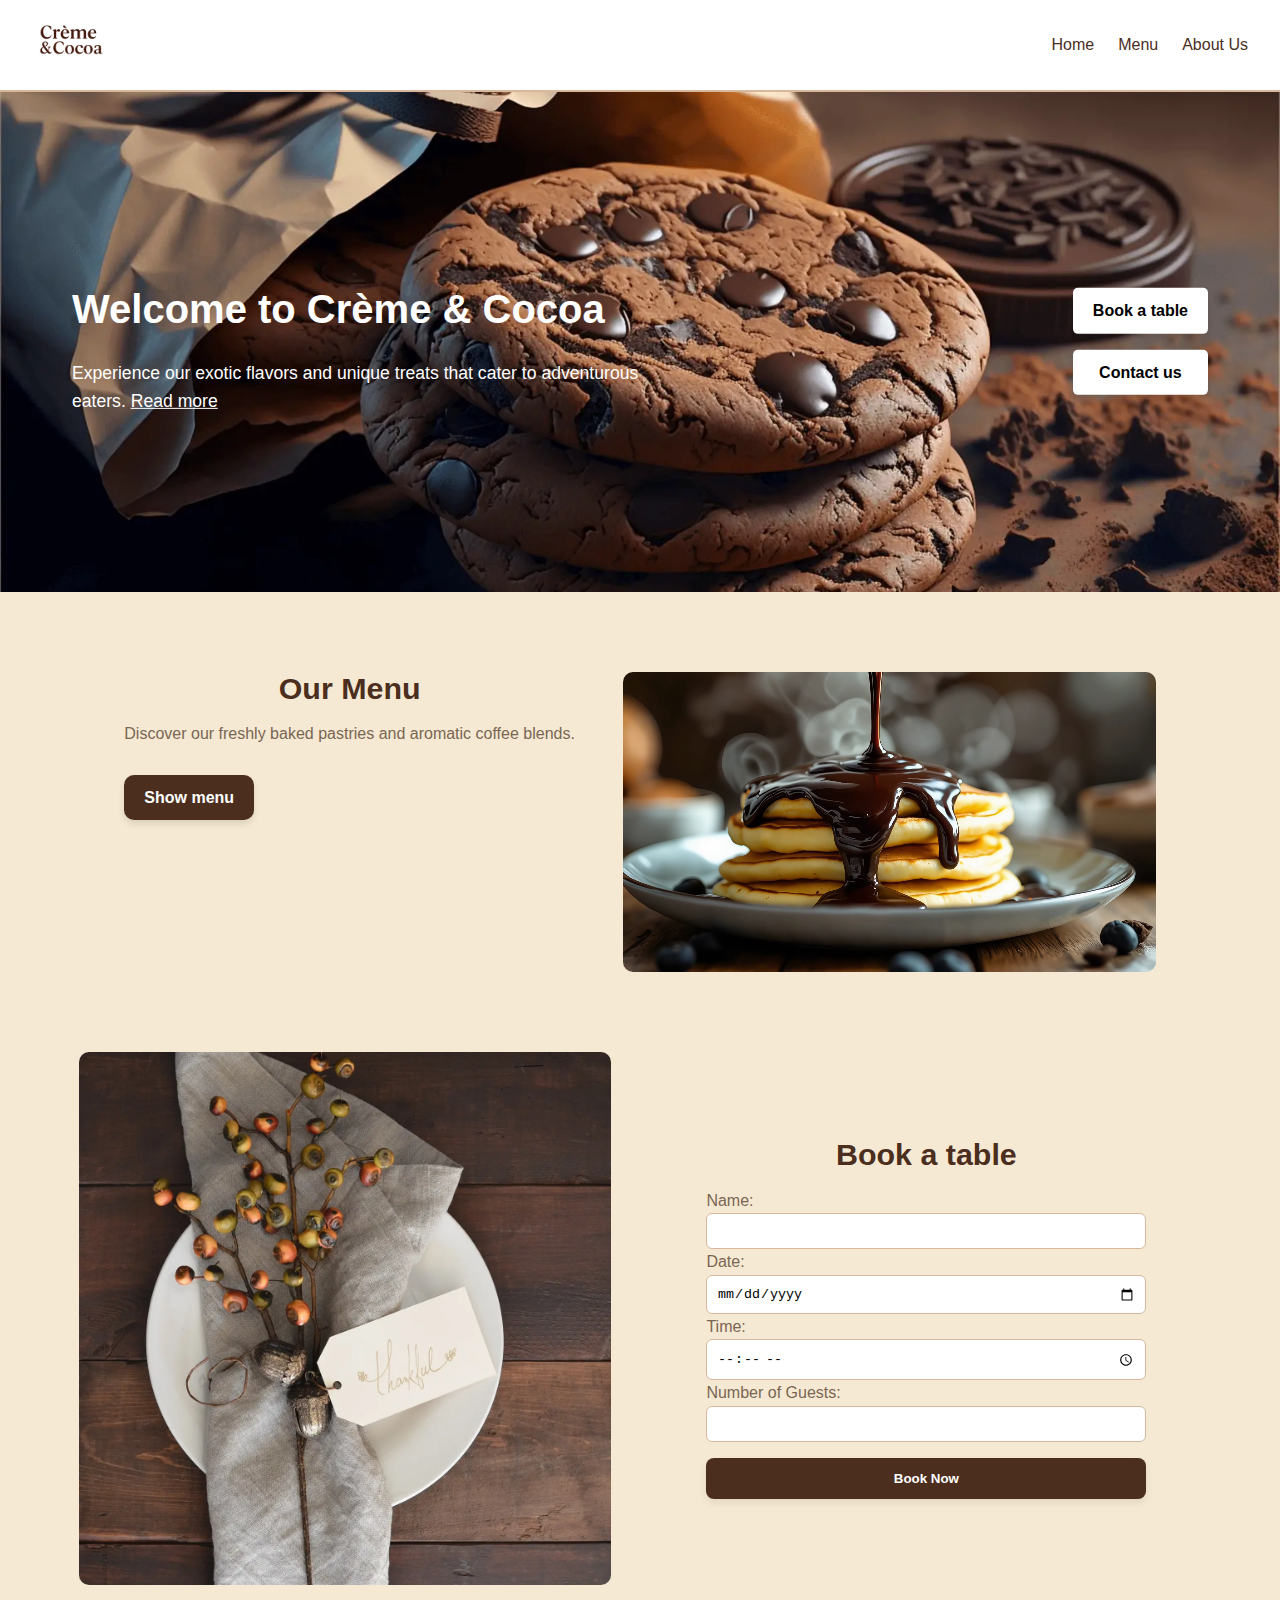
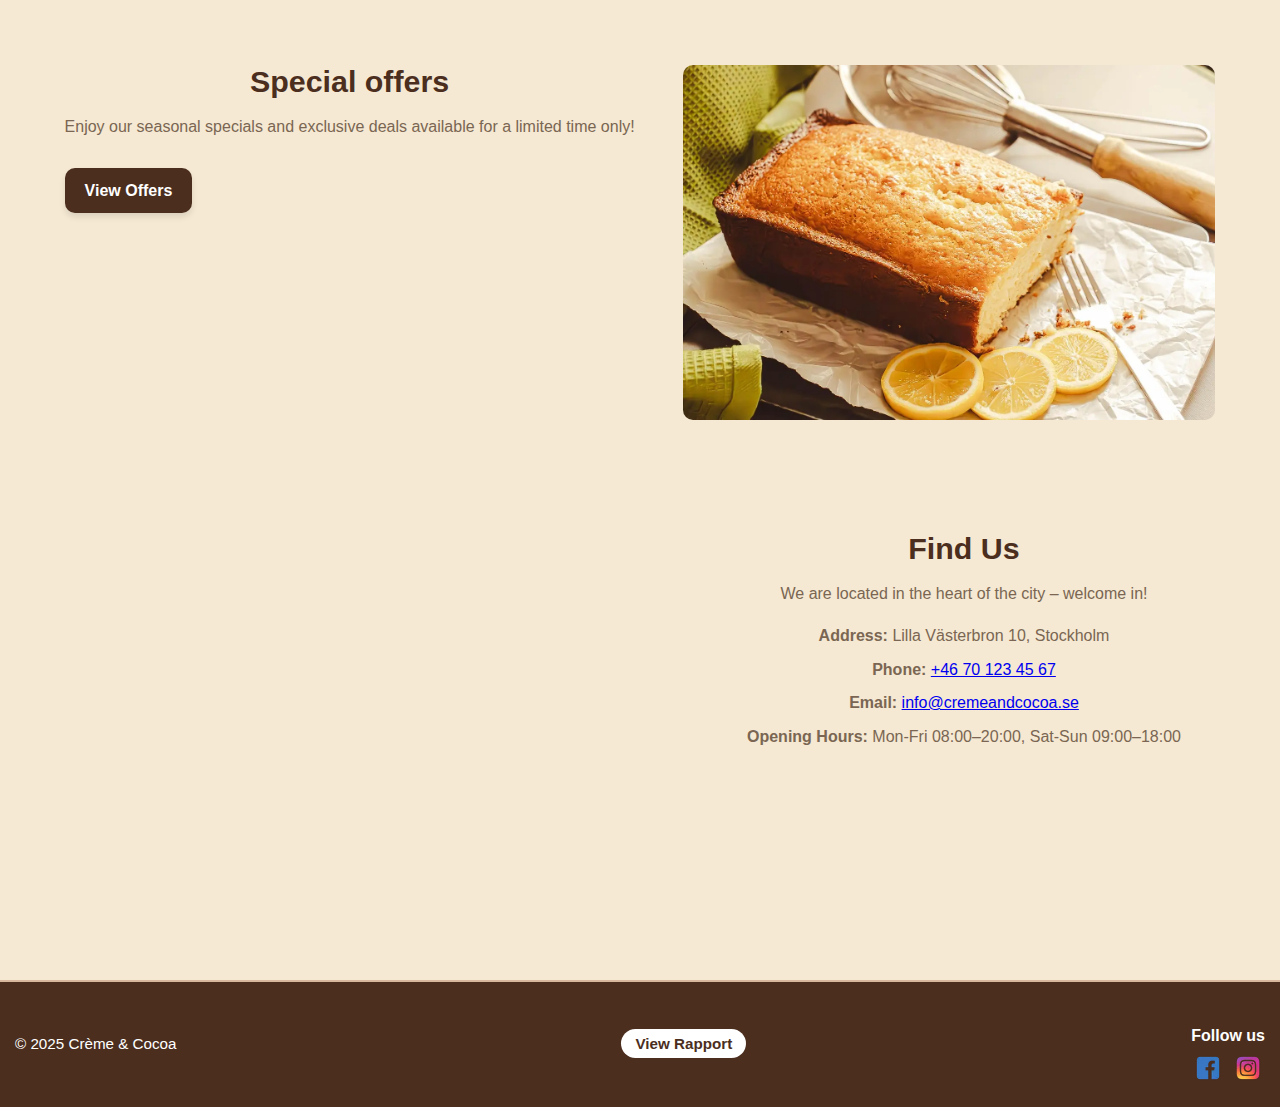
<file: index.html>
<!DOCTYPE html>
<html lang="en">

<head>
    <meta charset="UTF-8">
    <meta name="viewport" content="width=device-width, initial-scale=1.0">
    <title>Crème & Cocoa</title>
    <link rel="stylesheet" href="styles.css">
</head>

<body>
    <header>
        <div class="logo">
            <a href="index.html"><img src="images/logo-main.webp" alt="Crème & Cocoa Logo"></a>
        </div>
        <!-- Checkbox to control menu toggle -->
        <input type="checkbox" id="menu-toggle" class="menu-toggle">
        <label for="menu-toggle" class="hamburger">
            <span></span>
            <span></span>
            <span></span>
        </label>
        <nav class="nav-menu">
            <ul>
                <li><a href="index.html">Home</a>
                </li>
                <li><a href="menu.html">Menu</a>
                </li>
                <li><a href="about.html">About Us</a></li>
            </ul>
        </nav>
    </header>
    <main>
        <section class="hero-section">
            <div class="hero-wrapper">
                <picture>
                    <source media="(max-width: 600px)" srcset="images/hero-image-small.jpg">
                    <source media="(max-width: 1024px)" srcset="images/hero-image-medium.webp">
                    <img src="images/hero-image-large.webp" alt="Café interior with cozy atmosphere" loading="lazy">
                </picture>
                <div class="hero-content">
                    <div class="hero-text">
                        <h1>Welcome to Crème & Cocoa</h1>
                        <p>Experience our exotic flavors and unique treats that cater to adventurous eaters.
                            <a href="about.html">Read more</a>
                        </p>
                    </div>
                    <div class="hero-buttons">
                        <a href="#book" class="btn">Book a table</a>
                        <a href="#contact" class="btn">Contact us</a>
                    </div>
                </div>
            </div>
        </section>
        <section class="menu-intro">
            <div class="text">
                <h2>Our Menu</h2>
                <p>Discover our freshly baked pastries and aromatic coffee blends.</p>
                <a href="menu.html" class="btn">Show menu</a>

            </div>
            <video poster="images/pancakes.jpg" autoplay muted loop class="hero-video">
                <source src="videos/pancake.mp4" type="video/mp4">
                <source src="videos/pancake.webm" type="video/webm">
                Your browser does not support the video tag.
            </video>
        </section>

        <section id="book" class="book-table">
            <img src="images/table1.webp" alt="table">
            <div>
                <h2>Book a table</h2>
                <form>
                    <label for="name">Name:</label>
                    <input type="text" id="name" name="name" required>
                    <label for="date">Date:</label>
                    <input type="date" id="date" name="date" required>
                    <label for="time">Time:</label>
                    <input type="time" id="time" name="time" required>
                    <label for="guests">Number of Guests:</label>
                    <input type="number" id="guests" name="guests" min="1" required>
                    <button type="submit" class="btn">Book Now</button>
                </form>
            </div>
        </section>

        <section class="offers">
            <div class="text">
                <h2>Special offers</h2>
                <p>Enjoy our seasonal specials and exclusive deals available for a limited time only!</p>
                <a href="menu/offers.html" class="btn">View Offers</a>
            </div>
            <img src="images/lemon-cake.webp" alt="Special Offer">

        </section>

        <section id="contact" class="contact-us">
            <div class="map-container">
                <iframe src="https://www.google.com/maps/embed?pb=!1m18!1m12!1m3!1d1210.0881297745632!2d18.02129146619249!3d59.33099141137803!2m3!1f0!2f0!3f0!3m2!1i1024!2i768!4f13.1!3m3!1m2!1s0x465f77d50ced3b15%3A0x35a7d864b013604d!2zTGlsbGEgVsOkc3RlcmJyb24gMTAsIDExMiAxOSBTdG9ja2hvbG0sINCo0LLQtdGG0LjRjw!5e0!3m2!1sru!2sam!4v1761939606836!5m2!1sru!2sam" style="border:0;" allowfullscreen="" loading="lazy" referrerpolicy="no-referrer-when-downgrade"></iframe>
            </div>
            <div class="contact-info">
                <h2>Find Us</h2>
                <p>We are located in the heart of the city – welcome in!</p>
                <ul>
                    <li><strong>Address:</strong> Lilla Västerbron 10, Stockholm</li>
                    <li><strong>Phone:</strong> <a href="tel:+46701234567">+46 70 123 45 67</a></li>
                    <li><strong>Email:</strong> <a href="mailto:info@cremeandcocoa.se">info@cremeandcocoa.se</a></li>
                    <li><strong>Opening Hours:</strong> Mon-Fri 08:00–20:00, Sat-Sun 09:00–18:00</li>
                </ul>

            </div>
        </section>
    </main>

    <footer class="site-footer">
        <div class="footer-content">
            <div class="footer-left">
                <p>&copy; 2025 Crème & Cocoa</p>
            </div>
            <div class="footer-center">
                <a href="rapport.html" class="rapport-btn">View Rapport</a>
            </div>

            <div class="footer-right">
                <h3>Follow us</h3>
                <div class="social-links">
                    <a href="#" target="_blank" aria-label="Facebook">
                        <img src="images/FB_small.webp" alt="Facebook">
                    </a>
                    <a href="#" target="_blank" aria-label="Instagram">
                        <img src="images/Instagram_small.webp" alt="Instagram">
                    </a>
                </div>
            </div>
        </div>
    </footer>

</body>
</html>
</file>
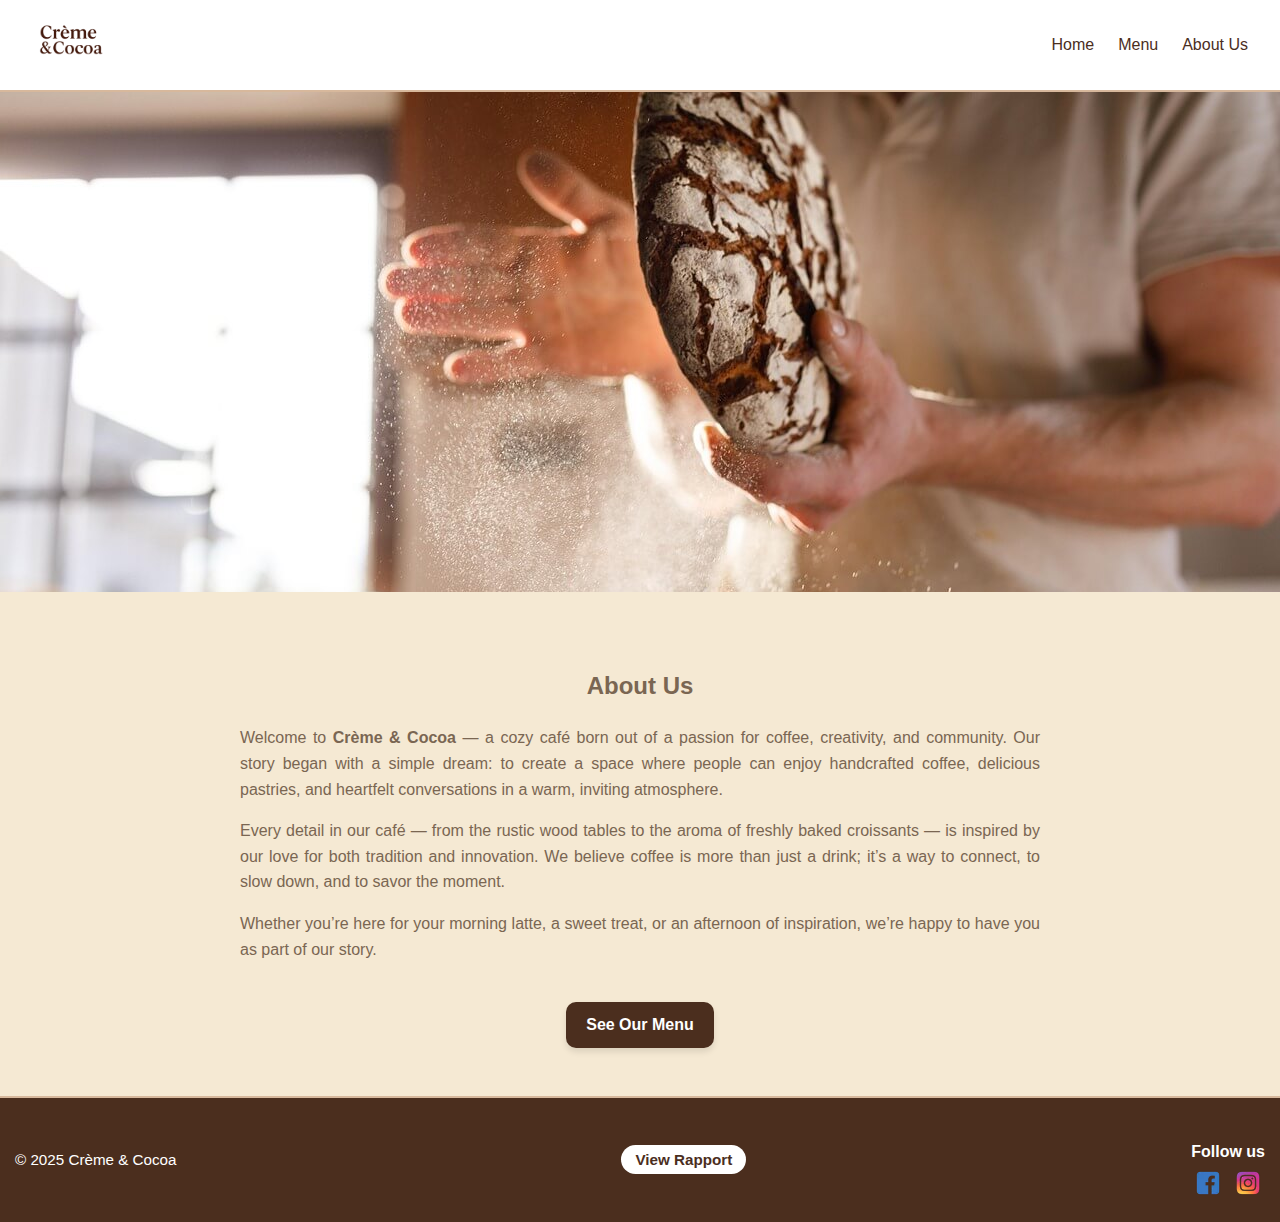
<file: about.html>
<!DOCTYPE html>
<html lang="en">

<head>
    <meta charset="UTF-8">
    <meta name="viewport" content="width=device-width, initial-scale=1.0">
    <title>Crème & Cocoa | About Us</title>
    <link rel="stylesheet" href="styles.css">
</head>

<body>
    <header>
        <div class="logo">
            <a href="index.html"><img src="images/logo-main.webp" alt="Crème & Cocoa Logo"></a>
        </div>
        <!-- Checkbox to control menu toggle -->
        <input type="checkbox" id="menu-toggle" class="menu-toggle">
        <label for="menu-toggle" class="hamburger">
            <span></span>
            <span></span>
            <span></span>
        </label>
        <nav class="nav-menu">
            <ul>
                <li><a href="index.html">Home</a>
                </li>
                <li><a href="menu.html">Menu</a>
                </li>
                <li><a href="about.html">About Us</a></li>
            </ul>
        </nav>
    </header>
    <main>
        <section id="about" class="about-section">
            <picture>
                <source srcset="images/baker-medium.jpg" media="(max-width: 1024px)">
                <source srcset="images/baker-small.jpg" media="(max-width: 600px)">
                <img src="images/baker.jpg" alt="café front" loading="lazy">
            </picture>
            <div class="about">
                <h2>About Us</h2>
                <p>
                    Welcome to <strong>Crème & Cocoa</strong> — a cozy café born out of a passion for coffee, creativity, and community.
                    Our story began with a simple dream: to create a space where people can enjoy handcrafted coffee, delicious pastries,
                    and heartfelt conversations in a warm, inviting atmosphere.
                </p>
                <p>
                    Every detail in our café — from the rustic wood tables to the aroma of freshly baked croissants —
                    is inspired by our love for both tradition and innovation. We believe coffee is more than just a drink;
                    it’s a way to connect, to slow down, and to savor the moment.
                </p>
                <p>
                    Whether you’re here for your morning latte, a sweet treat, or an afternoon of inspiration,
                    we’re happy to have you as part of our story.
                </p>
                <a href="menu.html" class="btn">See Our Menu</a>
            </div>
        </section>
    </main>
    <footer class="site-footer">
        <div class="footer-content">
            <div class="footer-left">
                <p>&copy; 2025 Crème & Cocoa</p>
            </div>
            <div class="footer-center">
                <a href="rapport.html" class="rapport-btn">View Rapport</a>
            </div>
            <div class="footer-right">
                <h3>Follow us</h3>
                <div class="social-links">
                    <a href="#" target="_blank" aria-label="Facebook">
                        <img src="images/FB_small.webp" alt="Facebook">
                    </a>
                    <a href="#" target="_blank" aria-label="Instagram">
                        <img src="images/Instagram_small.webp" alt="Instagram">
                    </a>
                </div>
            </div>
        </div>
    </footer>
</body>

</html>
</file>
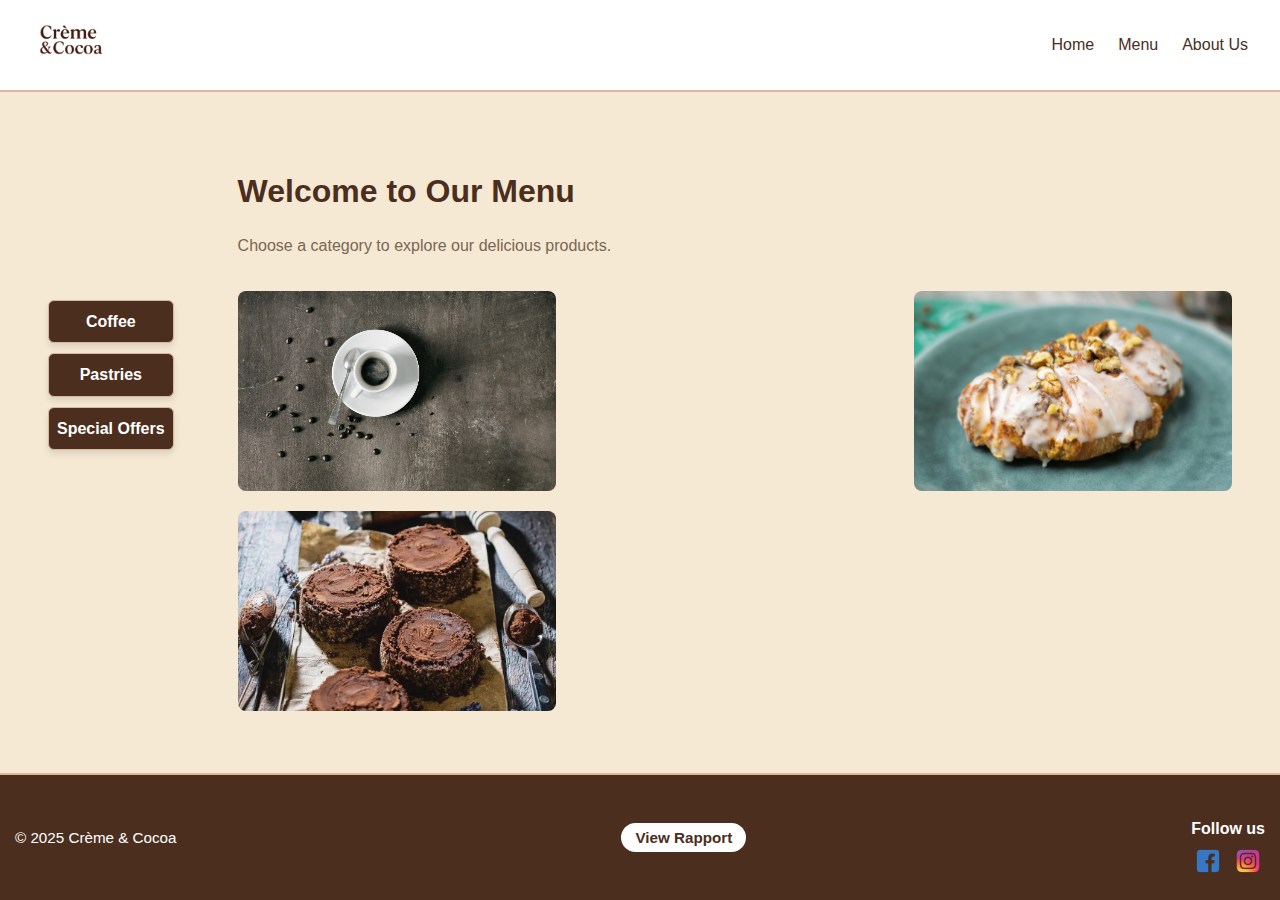
<file: menu.html>
<!DOCTYPE html>
<html lang="en">

<head>
  <meta charset="UTF-8">
  <meta name="viewport" content="width=device-width, initial-scale=1.0">
  <title> Crème & Cocoa | Menu </title>
  <link rel="stylesheet" href="styles.css">
</head>

<body>
  <header>
    <div class="logo">
      <a href="index.html"><img src="images/logo-main.webp" alt="Crème & Cocoa Logo"></a>
    </div>
    <!-- Checkbox to control menu toggle -->
    <input type="checkbox" id="menu-toggle" class="menu-toggle">
    <label for="menu-toggle" class="hamburger">
      <span></span>
      <span></span>
      <span></span>
    </label>
    <nav class="nav-menu">
      <ul>
        <li><a href="index.html">Home</a>
        </li>
        <li><a href="menu.html">Menu</a>
        </li>
        <li><a href="about.html">About Us</a></li>
      </ul>
    </nav>
  </header>
  <main class="menu-layout">
    <aside class="menu-sidebar">
      <ul>
        <li><a href="menu/coffee.html"> Coffee</a></li>
        <li><a href="menu/pastries.html"> Pastries</a></li>
        <li><a href="menu/offers.html"> Special Offers</a></li>
      </ul>
    </aside>
    <section class="menu-content">
      <h2>Welcome to Our Menu</h2>
      <p>Choose a category to explore our delicious products.</p>
      <div class="menu">
        <img src="images/espresso.webp" alt="Coffee">
        <img src="images/Croissant.jpg" alt="Pastry">
        <img src="images/chocolate-cake.webp" alt="Cake">
      </div>
    </section>
  </main>

  <footer class="site-footer">
    <div class="footer-content">
      <div class="footer-left">
        <p>&copy; 2025 Crème & Cocoa</p>
      </div>
      <div class="footer-center">
        <a href="rapport.html" class="rapport-btn">View Rapport</a>
      </div>
      <div class="footer-right">
        <h3>Follow us</h3>
        <div class="social-links">
          <a href="#" target="_blank" aria-label="Facebook">
            <img src="images/FB_small.webp" alt="Facebook">
          </a>
          <a href="#" target="_blank" aria-label="Instagram">
            <img src="images/Instagram_small.webp" alt="Instagram">
          </a>
        </div>
      </div>
    </div>
  </footer>

</body>
</html>
</file>
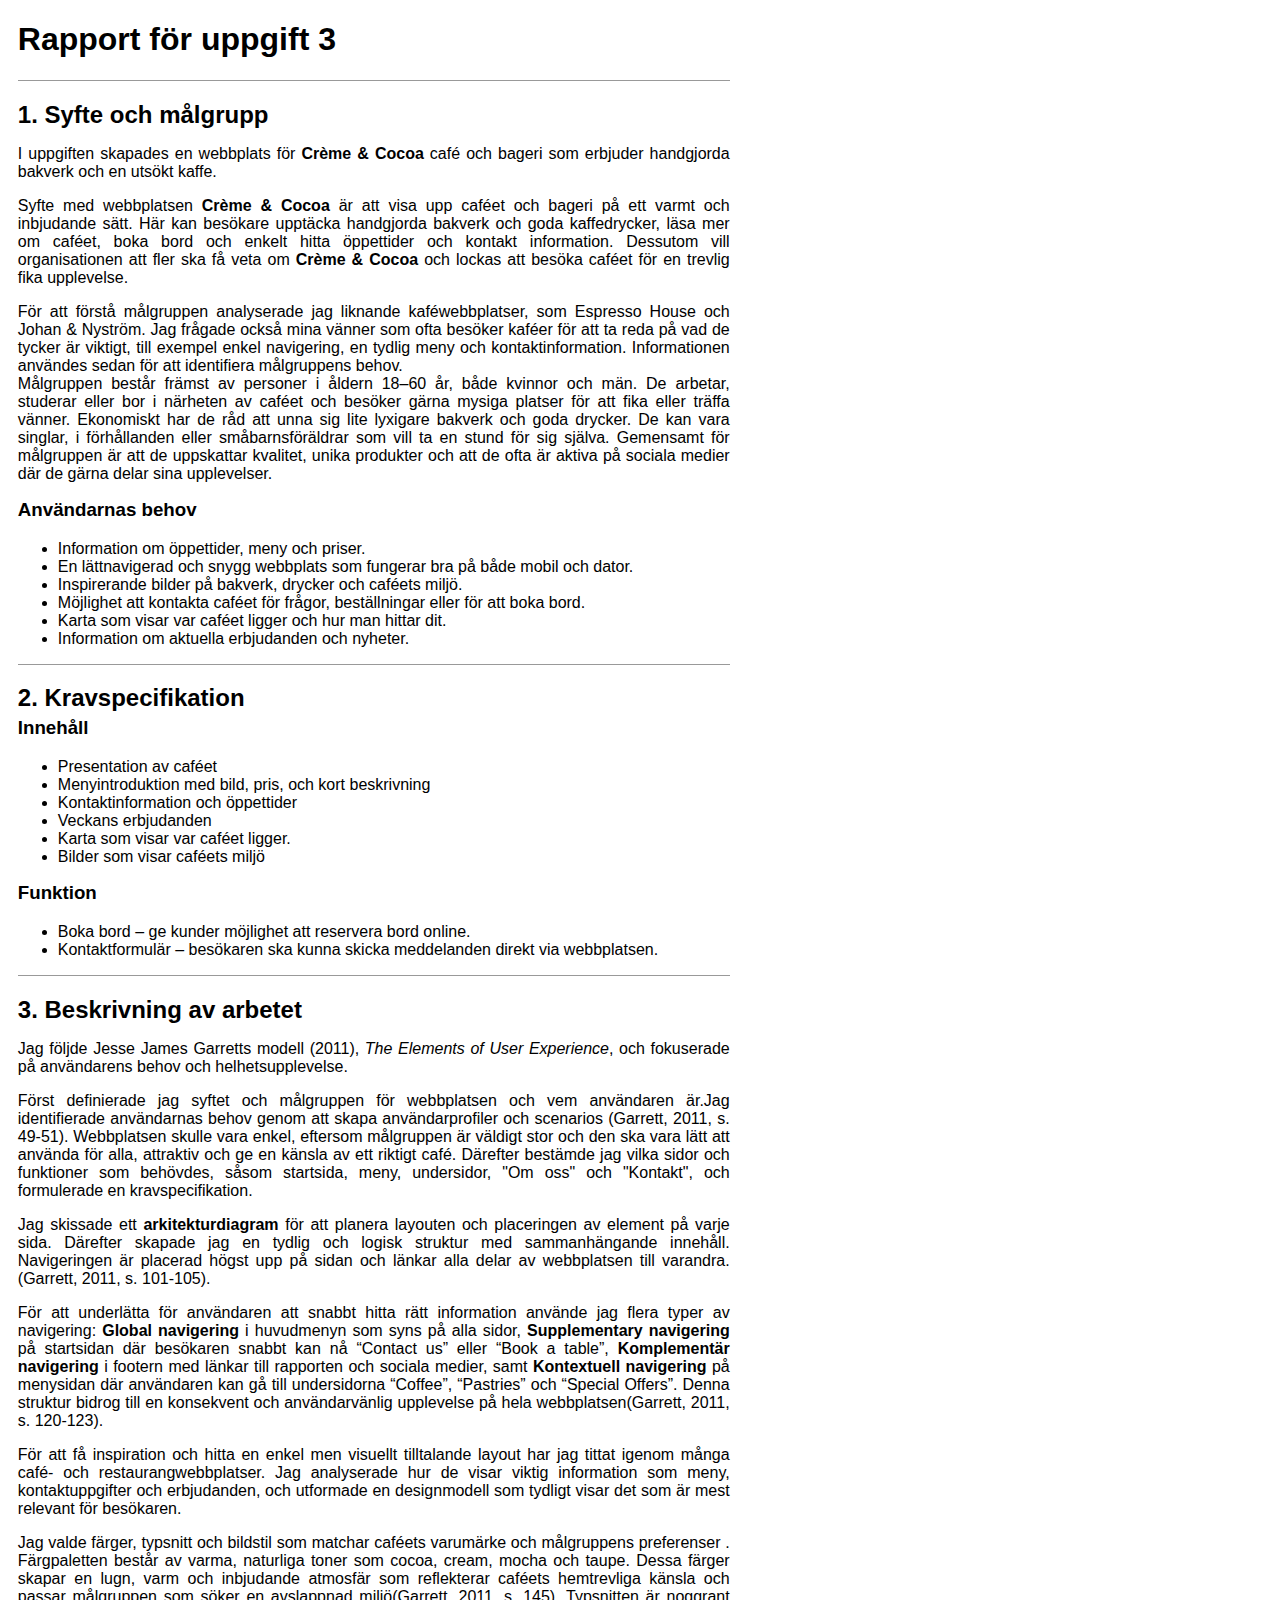
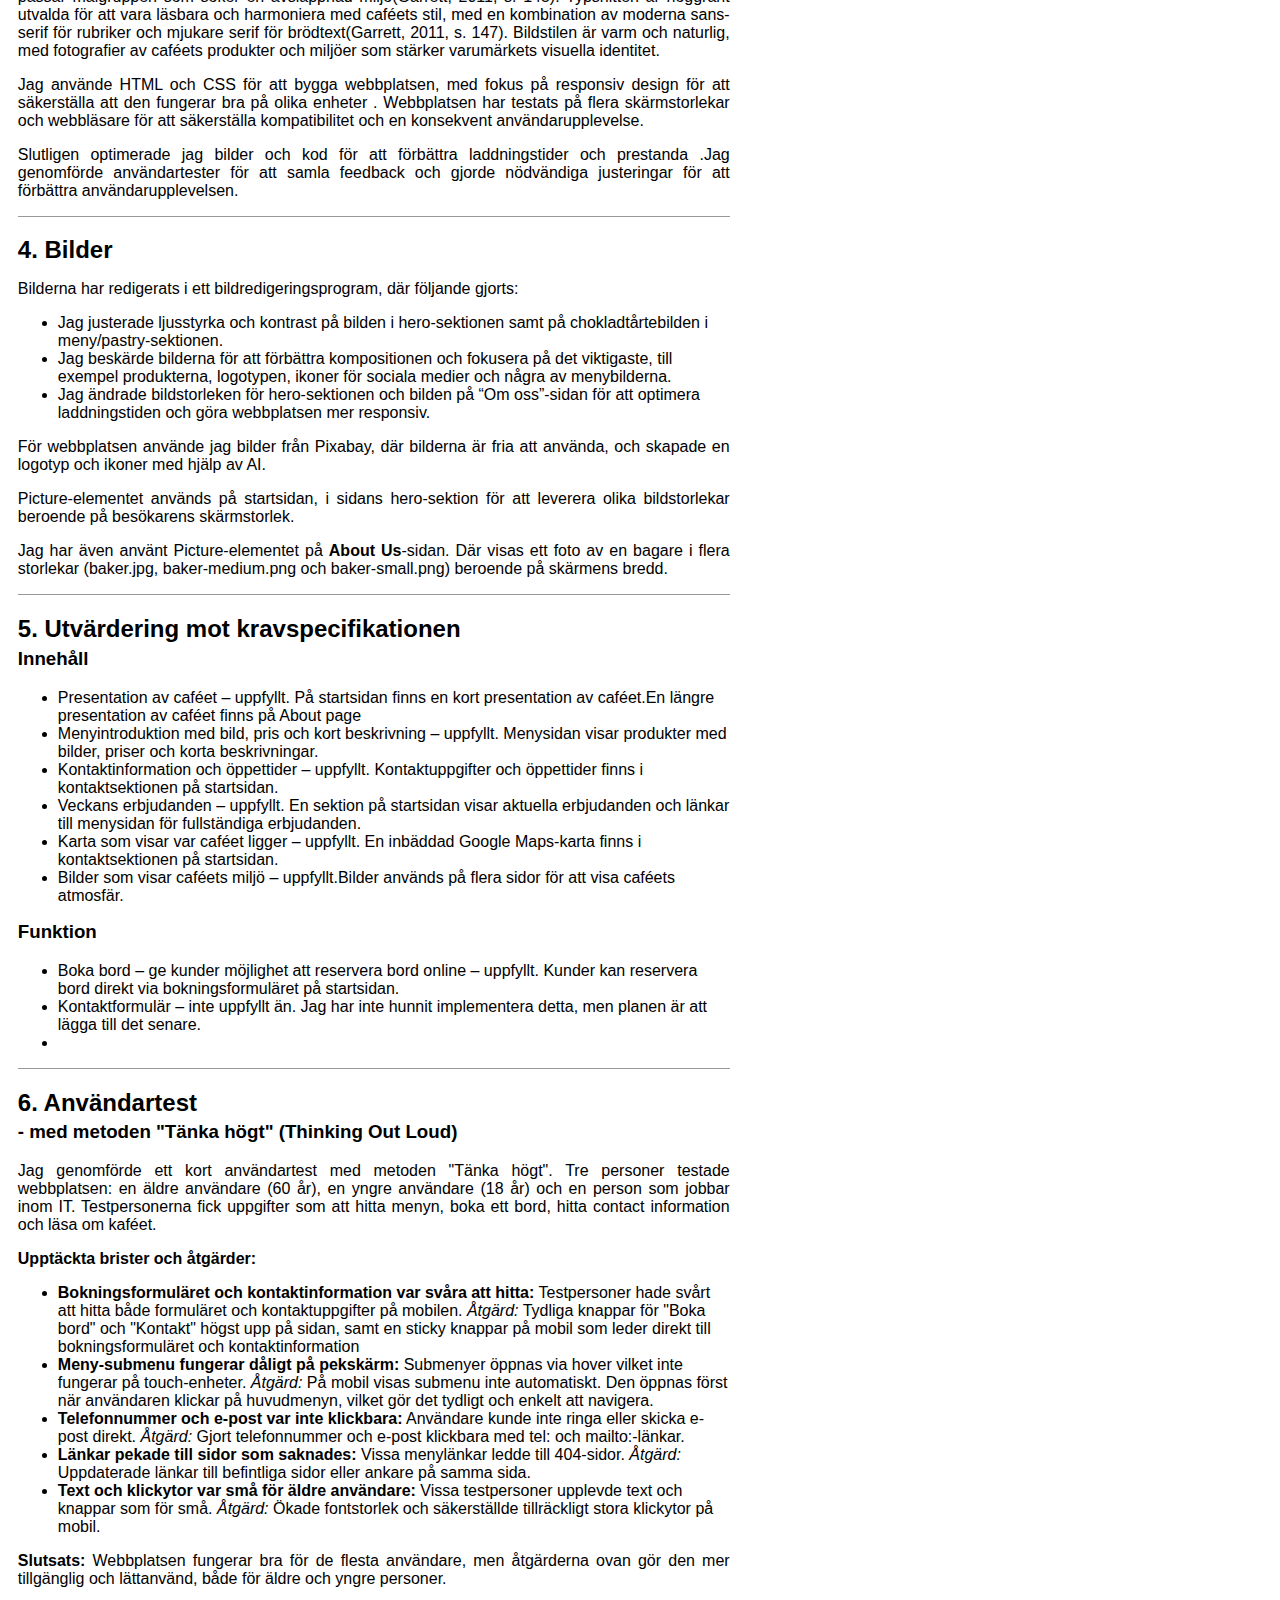
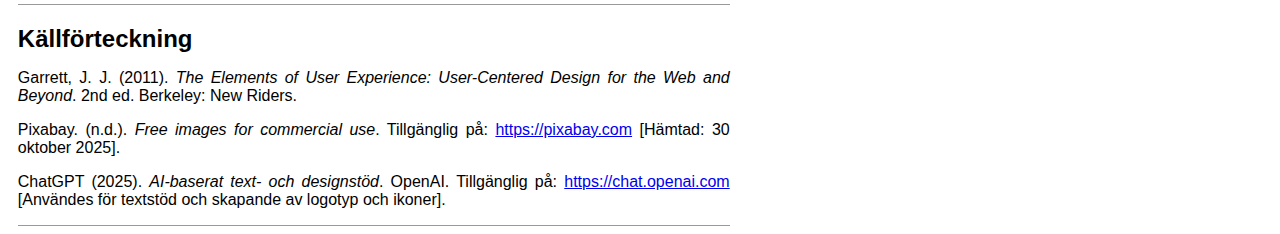
<file: rapport.html>
<!DOCTYPE html>
<html lang="sv">

<head>
    <meta charset="UTF-8">
    <meta http-equiv="X-UA-Compatible" content="IE=edge">
    <meta name="viewport" content="width=device-width, initial-scale=1.0">
    <title>Rapport för uppgift 3 i Webbteknik 1</title>
    <style>
        html {
            font-size: 16px
        }

        body {
            background-color: #FFF;
            color: #000;
            font-family: Verdana, Geneva, Tahoma, sans-serif;
            max-width: 80ch;
            margin-left: 2ch;
        }

        header,
        section {
            border-bottom: 1px solid #999;
        }

        img {
            max-width: 100%;
        }

        p {
            text-align: justify;
        }

        h2 {
            margin-bottom: 0.2em;
        }

        h3 {
            margin-top: 0.2em;
        }
    </style>
</head>

<body>
    <header>
        <h1>Rapport för uppgift 3</h1>
    </header>
    <main>
        <section>
            <h2>1. Syfte och målgrupp</h2>
            <p>I uppgiften skapades en webbplats för <strong>Crème & Cocoa</strong> café och bageri som erbjuder handgjorda bakverk och en utsökt kaffe.
            </p>
            <p>Syfte med webbplatsen <strong>Crème & Cocoa</strong> är att visa upp caféet och bageri på ett varmt och inbjudande sätt.
                Här kan besökare upptäcka handgjorda bakverk och goda kaffedrycker, läsa mer om caféet, boka bord och enkelt hitta öppettider och kontakt information.
                Dessutom vill organisationen att fler ska få veta om <strong>Crème & Cocoa</strong> och lockas att besöka caféet för en trevlig fika upplevelse.
            </p>
            <p>För att förstå målgruppen analyserade jag liknande kaféwebbplatser, som Espresso House och Johan & Nyström.
                Jag frågade också mina vänner som ofta besöker kaféer för att ta reda på vad de tycker är viktigt,
                till exempel enkel navigering, en tydlig meny och kontaktinformation. Informationen användes sedan för att identifiera målgruppens behov.<br> Målgruppen består främst av personer i åldern 18–60 år, både kvinnor och män.
                De arbetar, studerar eller bor i närheten av caféet och besöker gärna mysiga platser för att fika eller träffa vänner.
                Ekonomiskt har de råd att unna sig lite lyxigare bakverk och goda drycker.
                De kan vara singlar, i förhållanden eller småbarnsföräldrar som vill ta en stund för sig själva.
                Gemensamt för målgruppen är att de uppskattar kvalitet, unika produkter och att de ofta är aktiva på sociala medier där de gärna delar sina upplevelser.
            </p>
            <!-- Fyll på med beskrivning som identifierar målgruppen. -->
            <!-- Ange också eventuell uppdelning i delgrupper. -->
            <h3>Användarnas behov</h3>
            <!-- Skriv korta punkter som beskriver vilka behov webbplatsen ska uppfylla. -->
            <!-- Altså resultatet av målgruppsanalysen. Beskrivning av hur du gjort analysen ska inte finnas med. -->
            <ul>
                <li>Information om öppettider, meny och priser.</li>
                <li>En lättnavigerad och snygg webbplats som fungerar bra på både mobil och dator.</li>
                <li>Inspirerande bilder på bakverk, drycker och caféets miljö.</li>
                <li>Möjlighet att kontakta caféet för frågor, beställningar eller för att boka bord.</li>
                <li>Karta som visar var caféet ligger och hur man hittar dit.</li>
                <li>Information om aktuella erbjudanden och nyheter.</li>
            </ul>
        </section>
        <section>
            <h2>2. Kravspecifikation</h2>
            <!-- Kravspecifikationen ska vara utformad enligt Garretts modell på det sätt som visas i föreläsningar och laboration. -->
            <h3>Innehåll</h3>
            <!-- Skriv korta konkreta och mätbara krav som beskriver VAD innehållet ska bestå av. -->
            <ul>
                <li>Presentation av caféet</li>
                <li>Menyintroduktion med bild, pris, och kort beskrivning</li>
                <li>Kontaktinformation och öppettider</li>
                <li>Veckans erbjudanden</li>
                <li>Karta som visar var caféet ligger.</li>
                <li>Bilder som visar caféets miljö </li>
            </ul>
            <h3>Funktion</h3>
            <!-- Skriv korta konkreta och mätbara krav som beskriver VAD användaren ska kunna göra. -->
            <ul>
                <li>Boka bord – ge kunder möjlighet att reservera bord online.</li>
                <li>Kontaktformulär – besökaren ska kunna skicka meddelanden direkt via webbplatsen.</li>

            </ul>
        </section>
        <section>
            <h2>3. Beskrivning av arbetet</h2>
            <!-- Beskriv hur du arbetat med uppgiften. -->
            <!-- För VG är det viktigt att du beskriver hur du använt Garretts modell och tar med referenser med sidnummer till boken, för att styrka det du tar upp i din text. Se mer info i rutan om referenser på uppgiftens webbsida. -->
            <p>Jag följde Jesse James Garretts modell (2011), <em>The Elements of User Experience</em>, och fokuserade på användarens behov och helhetsupplevelse.</p>

            <p>Först definierade jag syftet och målgruppen för webbplatsen och vem användaren är.Jag identifierade användarnas behov genom att skapa användarprofiler och scenarios (Garrett, 2011, s. 49-51). Webbplatsen skulle vara enkel, eftersom målgruppen är väldigt stor och den ska vara lätt att använda för alla, attraktiv och ge en känsla av ett riktigt café. Därefter bestämde jag vilka sidor och funktioner som behövdes, såsom startsida, meny, undersidor, "Om oss" och "Kontakt", och formulerade en kravspecifikation.</p>

            <p> Jag skissade ett <strong>arkitekturdiagram</strong> för att planera layouten och placeringen av element på varje sida.
                Därefter skapade jag en tydlig och logisk struktur med sammanhängande innehåll.
                Navigeringen är placerad högst upp på sidan och länkar alla delar av webbplatsen till varandra.
                (Garrett, 2011, s. 101-105).</p>
            <p>
                För att underlätta för användaren att snabbt hitta rätt information använde jag flera typer av navigering:
                <strong>Global navigering</strong> i huvudmenyn som syns på alla sidor,
                <strong>Supplementary navigering</strong> på startsidan där besökaren snabbt kan nå “Contact us” eller “Book a table”,
                <strong>Komplementär navigering</strong> i footern med länkar till rapporten och sociala medier,
                samt <strong>Kontextuell navigering</strong> på menysidan där användaren kan gå till undersidorna “Coffee”, “Pastries” och “Special Offers”.
                Denna struktur bidrog till en konsekvent och användarvänlig upplevelse på hela webbplatsen(Garrett, 2011, s. 120-123).
            </p>
            <p>För att få inspiration och hitta en enkel men visuellt tilltalande layout har jag tittat igenom många café- och restaurangwebbplatser. Jag analyserade hur de visar viktig information som meny, kontaktuppgifter och erbjudanden, och utformade en designmodell som tydligt visar det som är mest relevant för besökaren.</p>

            <p>
                Jag valde färger, typsnitt och bildstil som matchar caféets varumärke och målgruppens preferenser . Färgpaletten består av varma, naturliga toner som cocoa, cream, mocha och taupe. Dessa färger skapar en lugn, varm och inbjudande atmosfär som reflekterar caféets hemtrevliga känsla och passar målgruppen som söker en avslappnad miljö(Garrett, 2011, s. 145). Typsnitten är noggrant utvalda för att vara läsbara och harmoniera med caféets stil, med en kombination av moderna sans-serif för rubriker och mjukare serif för brödtext(Garrett, 2011, s. 147). Bildstilen är varm och naturlig, med fotografier av caféets produkter och miljöer som stärker varumärkets visuella identitet.
            </p>
            <p>
                Jag använde HTML och CSS för att bygga webbplatsen, med fokus på responsiv design för att säkerställa att den fungerar bra på olika enheter . Webbplatsen har testats på flera skärmstorlekar och webbläsare för att säkerställa kompatibilitet och en konsekvent användarupplevelse.
            </p>



            <p>Slutligen optimerade jag bilder och kod för att förbättra laddningstider och prestanda .Jag genomförde användartester för att samla feedback och gjorde nödvändiga justeringar för att förbättra användarupplevelsen.</p>


        </section>
        <section>
            <h2>4. Bilder</h2>
            <!-- Beskriv i en punktlista vilka redigeringar du gjort av bilderna i ett bildredigeringsprogram, för att anpassa dem till hur du använder dem på din webbplats. -->
            <p>Bilderna har redigerats i ett bildredigeringsprogram, där följande gjorts:</p>
            <ul>
                <li>Jag justerade ljusstyrka och kontrast på bilden i hero-sektionen samt på chokladtårtebilden i meny/pastry-sektionen.
                </li>
                <li>Jag beskärde bilderna för att förbättra kompositionen och fokusera på det viktigaste, till exempel produkterna, logotypen, ikoner för sociala medier och några av menybilderna.</li>
                <li>Jag ändrade bildstorleken för hero-sektionen och bilden på “Om oss”-sidan för att optimera laddningstiden och göra webbplatsen mer responsiv.</li>
            </ul>
            <p>För webbplatsen använde jag bilder från Pixabay, där bilderna är fria att använda, och skapade en logotyp och ikoner med hjälp av AI. </p>
            <!-- För VG anger du också var på din webbplats du använt dig av picture-elementet. Har du använt det på flera ställen, duplicerar du textstycket. -->
            <!-- Om du inte gjort VG-kravet, tar du bort nedanstående stycke. -->
            <p>Picture-elementet används på startsidan, i sidans hero-sektion för att leverera olika bildstorlekar beroende på besökarens skärmstorlek.</p>
            <p>Jag har även använt Picture-elementet på <strong>About Us</strong>-sidan.
                Där visas ett foto av en bagare i flera storlekar (baker.jpg, baker-medium.png och baker-small.png) beroende på skärmens bredd.
        </section>
        <section>
            <h2>5. Utvärdering mot kravspecifikationen</h2>

            <!-- Kopiera din kravspecifikation hit. Efter varje punkt lägger du till en kort mening som motiverar hur kravet är uppfyllt eller motiverar varför det inte är uppfyllt. -->
            <h3>Innehåll</h3>
            <ul>
                <li>Presentation av caféet – uppfyllt. På startsidan finns en kort presentation av caféet.En längre presentation av caféet finns på About page </li>
                <li>Menyintroduktion med bild, pris och kort beskrivning – uppfyllt. Menysidan visar produkter med bilder, priser och korta beskrivningar.</li>
                <li>Kontaktinformation och öppettider – uppfyllt. Kontaktuppgifter och öppettider finns i kontaktsektionen på startsidan.</li>
                <li>Veckans erbjudanden – uppfyllt. En sektion på startsidan visar aktuella erbjudanden och länkar till menysidan för fullständiga erbjudanden.</li>
                <li>Karta som visar var caféet ligger – uppfyllt. En inbäddad Google Maps-karta finns i kontaktsektionen på startsidan.</li>
                <li>Bilder som visar caféets miljö – uppfyllt.Bilder används på flera sidor för att visa caféets atmosfär.</li>
            </ul>
            <h3>Funktion</h3>
            <!-- Skriv korta konkreta och mätbara krav som beskriver VAD användaren ska kunna göra. -->
            <ul>
                <li>Boka bord – ge kunder möjlighet att reservera bord online – uppfyllt. Kunder kan reservera bord direkt via bokningsformuläret på startsidan.</li>
                <li>Kontaktformulär – inte uppfyllt än. Jag har inte hunnit implementera detta, men planen är att lägga till det senare.
                <li>

            </ul>

        </section>
        <section>
            <h2>6. Användartest</h2>
            <h3>- med metoden "Tänka högt" (Thinking Out Loud)</h3>
            <!-- Endast för VG. Har du inte utfört användartest, tar du bort detta avsnitt (hela section-elementet). -->
            <!-- Beskriv hur du genomförde användartestet. Ange vilka brister du upptäckte och hur du åtgärdat dem. -->

            <p>
                Jag genomförde ett kort användartest med metoden "Tänka högt". Tre personer testade webbplatsen: en äldre användare (60 år), en yngre användare (18 år) och en person som jobbar inom IT. Testpersonerna fick uppgifter som att hitta menyn, boka ett bord, hitta contact information och läsa om kaféet.
            </p>
            <p><strong>Upptäckta brister och åtgärder:</strong></p>
            <ul>
                <li><strong>Bokningsformuläret och kontaktinformation var svåra att hitta:</strong> Testpersoner hade svårt att hitta både formuläret och kontaktuppgifter på mobilen. <em>Åtgärd:</em> Tydliga knappar för "Boka bord" och "Kontakt" högst upp på sidan, samt en sticky knappar på mobil som leder direkt till bokningsformuläret och kontaktinformation</li>
                <li><strong>Meny-submenu fungerar dåligt på pekskärm:</strong> Submenyer öppnas via hover vilket inte fungerar på touch-enheter. <em>Åtgärd:</em> På mobil visas submenu inte automatiskt. Den öppnas först när användaren klickar på huvudmenyn, vilket gör det tydligt och enkelt att navigera.</li>
                <li><strong>Telefonnummer och e-post var inte klickbara:</strong> Användare kunde inte ringa eller skicka e-post direkt. <em>Åtgärd:</em> Gjort telefonnummer och e-post klickbara med tel: och mailto:-länkar.</li>
                <li><strong>Länkar pekade till sidor som saknades:</strong> Vissa menylänkar ledde till 404-sidor. <em>Åtgärd:</em> Uppdaterade länkar till befintliga sidor eller ankare på samma sida.</li>
                <li><strong>Text och klickytor var små för äldre användare:</strong> Vissa testpersoner upplevde text och knappar som för små. <em>Åtgärd:</em> Ökade fontstorlek och säkerställde tillräckligt stora klickytor på mobil.</li>
            </ul>
            <p><strong>Slutsats:</strong> Webbplatsen fungerar bra för de flesta användare, men åtgärderna ovan gör den mer tillgänglig och lättanvänd, både för äldre och yngre personer.</p>


        </section>
        <section>
            <h2>Källförteckning</h2>
            <!-- Endast för VG. Har du inte utfört användartest, tar du bort detta avsnitt (hela section-elementet). -->
            <!-- Skriv en källförteckning enligt Harvardsystemet för de källor du refererat till i din text. Det ska åtminstone vara Garretts bok. -->
            <p>Garrett, J. J. (2011). <em>The Elements of User Experience: User-Centered Design for the Web and Beyond</em>. 2nd ed. Berkeley: New Riders.</p>
            <p>Pixabay. (n.d.). <em>Free images for commercial use</em>. Tillgänglig på: <a href="https://pixabay.com" target="_blank">https://pixabay.com</a> [Hämtad: 30 oktober 2025].</p>
            <p>ChatGPT (2025). <em>AI-baserat text- och designstöd</em>. OpenAI.
                Tillgänglig på:
                <a href="https://chat.openai.com" target="_blank">https://chat.openai.com</a>
                [Användes för textstöd och skapande av logotyp och ikoner].
            </p>
        </section>
    </main>
</body>

</html>
</file>
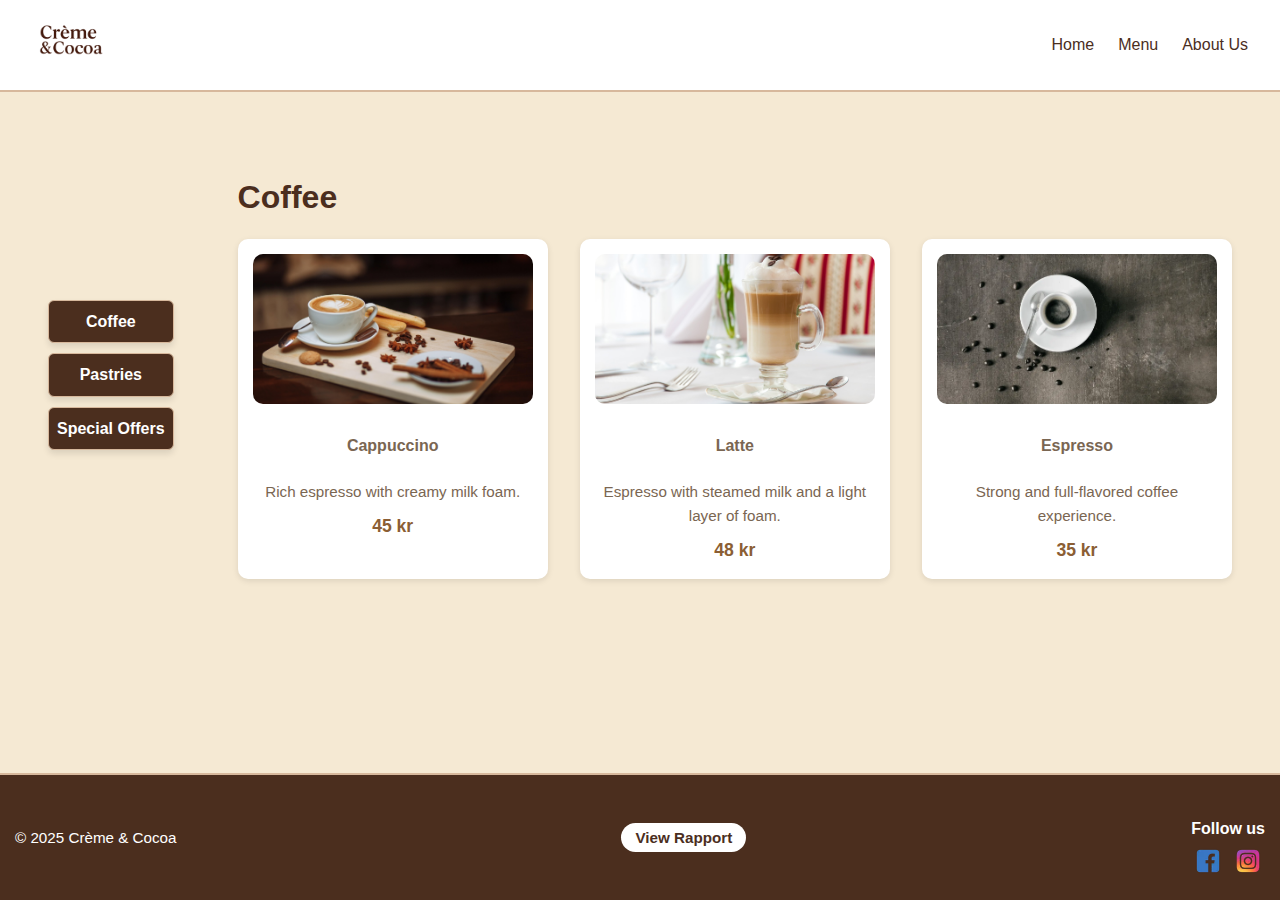
<file: menu/coffee.html>
<!DOCTYPE html>
<html lang="en">

<head>
    <meta charset="UTF-8">
    <meta name="viewport" content="width=device-width, initial-scale=1.0">
    <title>Menu | Coffee</title>
    <link rel="stylesheet" href="../styles.css">
</head>

<body>
    <header>
        <div class="logo">
            <a href="../index.html"><img src="../images/logo-main.webp" alt="Crème & Cocoa Logo"></a>
        </div>
         <!-- Checkbox to control menu toggle -->
        <input type="checkbox" id="menu-toggle" class="menu-toggle">
        <label for="menu-toggle" class="hamburger">
            <span></span>
            <span></span>
            <span></span>
        </label>
        <nav class="nav-menu">
            <ul>
                <li><a href="../index.html">Home</a> </li>
                <li><a href="../menu.html">Menu</a></li>
                <li><a href="../about.html">About Us</a></li>
            </ul>
        </nav>
    </header>
    <main class="menu-layout">
        <aside class="menu-sidebar">
            <ul>
                <li><a href="coffee.html">Coffee</a></li>
<li><a href="pastries.html">Pastries</a></li>
<li><a href="offers.html">Special Offers</a></li>

            </ul>
        </aside>

        <section class="menu-content">
            <h3>Coffee</h3>
            <div class="menu-grid">
                <div class="card">
                    <img src="../images/cappuccino.jpg" alt="Cappuccino">
                    <h4>Cappuccino</h4>
                    <p>Rich espresso with creamy milk foam.</p>
                    <span class="price">45 kr</span>
                </div>
                <div class="card">
                    <img src="../images/latte.jpg" alt="Latte">
                    <h4>Latte</h4>
                    <p>Espresso with steamed milk and a light layer of foam.</p>
                    <span class="price">48 kr</span>
                </div>
                <div class="card">
                    <img src="../images/espresso.webp" alt="Espresso">
                    <h4>Espresso</h4>
                    <p>Strong and full-flavored coffee experience.</p>
                    <span class="price">35 kr</span>
                </div>
            </div>
        </section>
    </main>
    <footer class="site-footer">
        <div class="footer-content">
            <div class="footer-left">
                <p>&copy; 2025 Crème & Cocoa</p>
            </div>
            <div class="footer-center">
                <a href="../rapport.html" class="rapport-btn">View Rapport</a>
            </div>
            <div class="footer-right">
                <h3>Follow us</h3>
                <div class="social-links">
                    <a href="#" target="_blank" aria-label="Facebook">
                        <img src="../images/FB_small.webp" alt="Facebook">
                    </a>
                    <a href="#" target="_blank" aria-label="Instagram">
                        <img src="../images/Instagram_small.webp" alt="Instagram">
                    </a>
                </div>
            </div>
        </div>
    </footer>
</body>
</html>
</file>
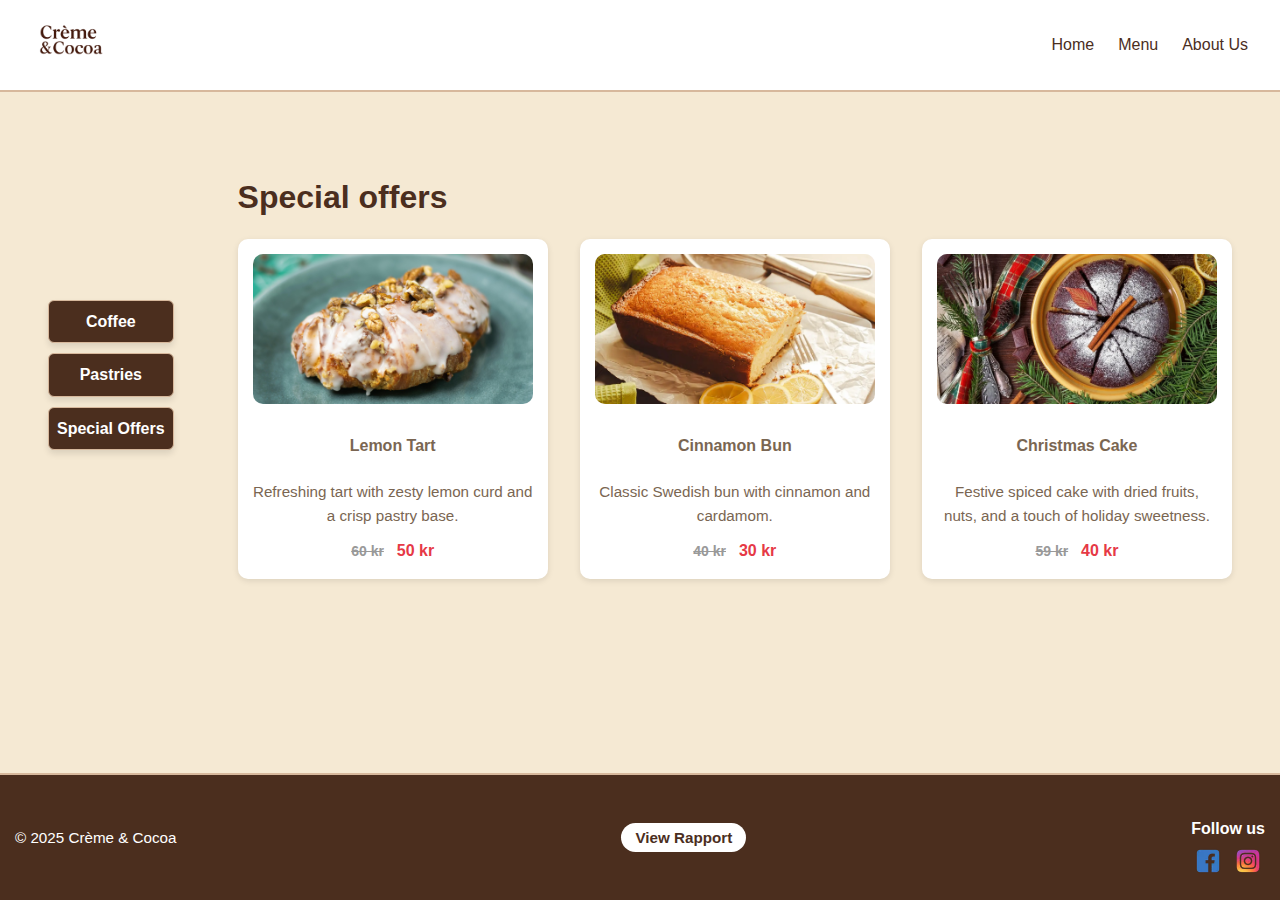
<file: menu/offers.html>
<!DOCTYPE html>
<html lang="en">

<head>
    <meta charset="UTF-8">
    <meta name="viewport" content="width=device-width, initial-scale=1.0">
    <title>Menu | Offers</title>
    <link rel="stylesheet" href="../styles.css">
</head>

<body>
    <header>
        <div class="logo">
            <a href="../index.html"><img src="../images/logo-main.webp" alt="Crème & Cocoa Logo"></a>
        </div>
         <!-- Checkbox to control menu toggle -->
        <input type="checkbox" id="menu-toggle" class="menu-toggle">
        <label for="menu-toggle" class="hamburger">
            <span></span>
            <span></span>
            <span></span>
        </label>
        <nav class="nav-menu">
            <ul>
                <li><a href="../index.html">Home</a>
                </li>
                <li><a href="../menu.html">Menu</a>
                </li>
                <li><a href="../about.html">About Us</a></li>
            </ul>
        </nav>
    </header>
    <main class="menu-layout">
        <aside class="menu-sidebar">
            <ul>
                <li><a href="coffee.html">Coffee</a></li>
<li><a href="pastries.html">Pastries</a></li>
<li><a href="offers.html">Special Offers</a></li>

            </ul>
        </aside>
        <section class="menu-content">
            <h3>Special offers</h3>
            <div class="menu-grid">
                <div class="card">
                    <img src="../images/Croissant.jpg" alt="Croissant">
                    <h4>Lemon Tart</h4>
                    <p>Refreshing tart with zesty lemon curd and a crisp pastry base.</p>
                    <div class="price">
                        <span class="old-price">60 kr</span>
                        <span class="new-price">50 kr</span>
                    </div>
                </div>
                <div class="card">
                    <img src="../images/lemon-cake.webp" alt="Lemon Tart">
                    <h4>Cinnamon Bun</h4>
                    <p>Classic Swedish bun with cinnamon and cardamom.</p>
                    <div class="price">
                        <span class="old-price">40 kr</span>
                        <span class="new-price">30 kr</span>
                    </div>
                </div>
                <div class="card">
                    <img src="../images/christmas-cake.webp" alt="Christmas-cake">
                    <h4>Christmas Cake</h4>
                    <p>Festive spiced cake with dried fruits, nuts, and a touch of holiday sweetness.</p>
                    <div class="price">
                        <span class="old-price">59 kr</span>
                        <span class="new-price">40 kr</span>
                    </div>
                </div>
            </div>
        </section>
    </main>
    <footer class="site-footer">
        <div class="footer-content">
            <div class="footer-left">
                <p>&copy; 2025 Crème & Cocoa</p>
            </div>
            <div class="footer-center">
                <a href="../rapport.html" class="rapport-btn">View Rapport</a>
            </div>
            <div class="footer-right">
                <h3>Follow us</h3>
                <div class="social-links">
                    <a href="#" target="_blank" aria-label="Facebook">
                        <img src="../images/FB_small.webp" alt="Facebook">
                    </a>
                    <a href="#" target="_blank" aria-label="Instagram">
                        <img src="../images/Instagram_small.webp" alt="Instagram">
                    </a>
                </div>

            </div>
        </div>
    </footer>
</body>

</html>
</file>
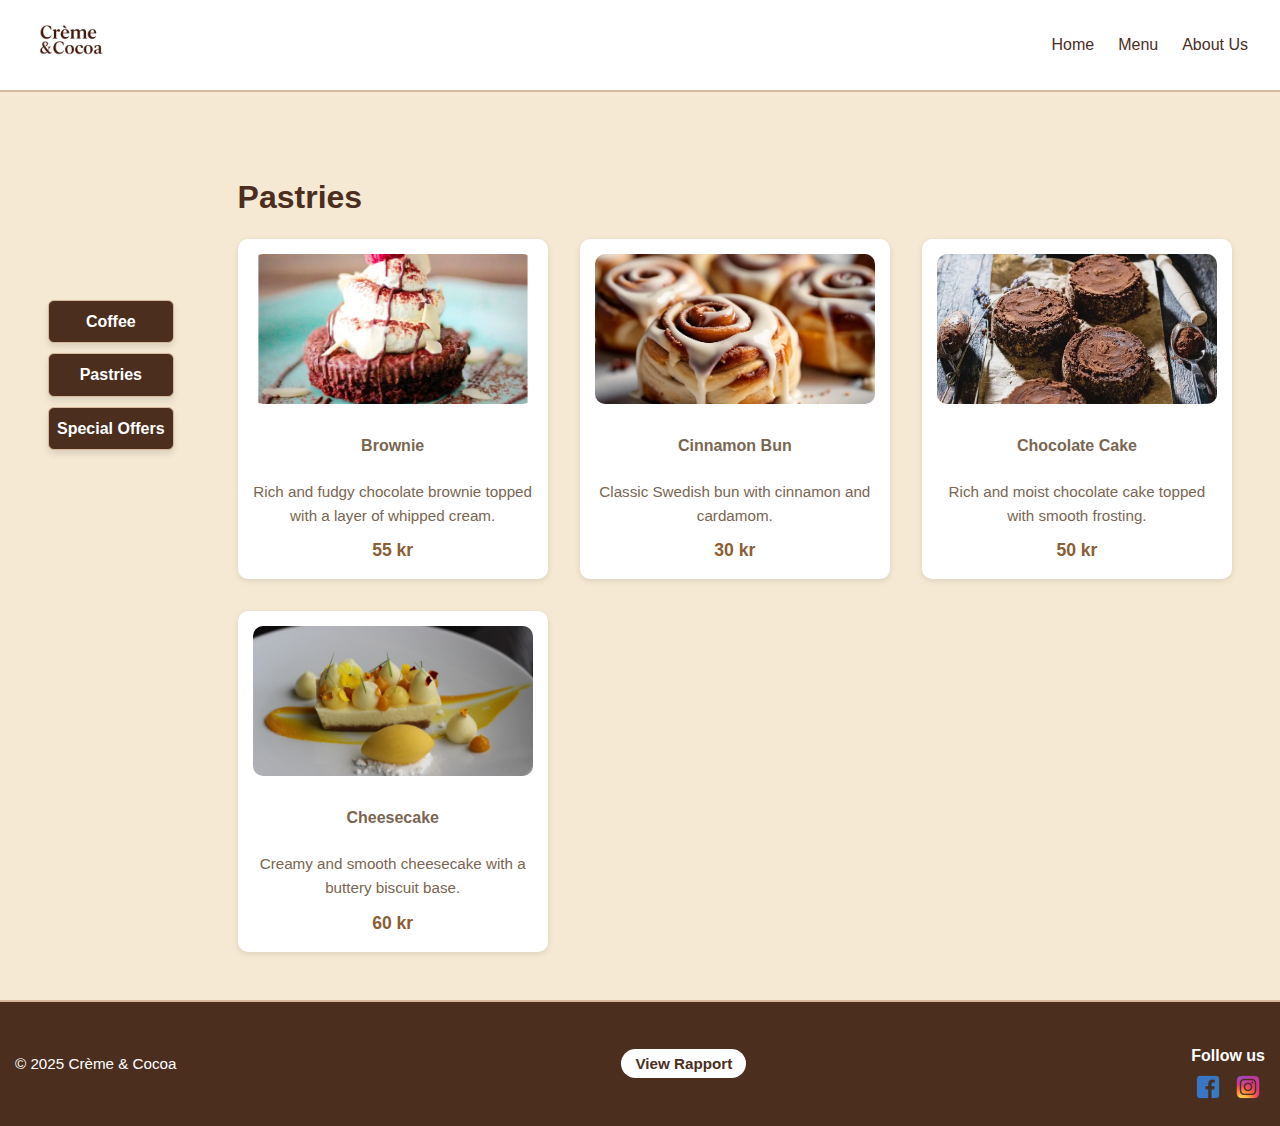
<file: menu/pastries.html>
<!DOCTYPE html>
<html lang="en">

<head>
    <meta charset="UTF-8">
    <meta name="viewport" content="width=device-width, initial-scale=1.0">
    <title> Menu | Pastries</title>
    <link rel="stylesheet" href="../styles.css">
</head>

<body>
    <header>
        <div class="logo">
            <a href="../index.html"><img src="../images/logo-main.webp" alt="Crème & Cocoa Logo"></a>
        </div>
        <!-- Checkbox to control menu toggle -->
        <input type="checkbox" id="menu-toggle" class="menu-toggle">
        <label for="menu-toggle" class="hamburger">
            <span></span>
            <span></span>
            <span></span>
        </label>
        <nav class="nav-menu">
            <ul>
                <li><a href="../index.html">Home</a>
                </li>
                <li><a href="../menu.html">Menu</a>
                </li>
                <li><a href="../about.html">About Us</a></li>
            </ul>
        </nav>
    </header>
    <main class="menu-layout">
        <aside class="menu-sidebar">
            <ul>
                <li><a href="coffee.html">Coffee</a></li>
<li><a href="pastries.html">Pastries</a></li>
<li><a href="offers.html">Special Offers</a></li>

            </ul>
        </aside>
        <section class="menu-content">
            <h3>Pastries</h3>
            <div class="menu-grid">
                <div class="card">
                    <img src="../images/brauni.webp" alt="Brauni">
                    <h4>Brownie</h4>
                    <p>Rich and fudgy chocolate brownie topped with a layer of whipped cream.</p>
                    <span class="price">55 kr</span>
                </div>
                <div class="card">
                    <img src="../images/cinnamon.webp" alt="Cinnamon Bun">
                    <h4>Cinnamon Bun</h4>
                    <p>Classic Swedish bun with cinnamon and cardamom.</p>
                    <span class="price">30 kr</span>
                </div>
                <div class="card">
                    <img src="../images/chocolate-cake.webp" alt="chocolate-cake">
                    <h4>Chocolate Cake</h4>
                    <p>Rich and moist chocolate cake topped with smooth frosting.</p>
                    <span class="price">50 kr</span>
                </div>
                <div class="card">
                    <img src="../images/cheesecake.jpg" alt="Cheesecake">
                    <h4>Cheesecake</h4>
                    <p>Creamy and smooth cheesecake with a buttery biscuit base.</p>
                    <span class="price">60 kr</span>
                </div>
            </div>
        </section>
    </main>

    <footer class="site-footer">
        <div class="footer-content">
            <div class="footer-left">
                <p>&copy; 2025 Crème & Cocoa</p>
            </div>
            <div class="footer-center">
                <!-- <p>Find the   Report 📄 <a href="rapport.html" class="rapport-link">here</a> -->
                <a href="../rapport.html" class="rapport-btn">View Rapport</a>
            </div>
            <div class="footer-right">
                <h3>Follow us</h3>
                <div class="social-links">
                    <a href="#" target="_blank" aria-label="Facebook">
                        <img src="../images/FB_small.webp" alt="Facebook">
                    </a>
                    <a href="#" target="_blank" aria-label="Instagram">
                        <img src="../images/Instagram_small.webp" alt="Instagram">
                    </a>
                </div>
            </div>
        </div>
    </footer>
</body>

</html>
</file>
<file: styles.css>
:root {
  --cocoa: #4B2E1E;
  --cream: #F5E9D3;
  --mocha: #D7B89C;
  --taupe: #7A6652;
  --white: #FFFFFF;
}

* {
  box-sizing: border-box;
}

html,
body {
  height: 100%;

}

body {
  margin: 0;
  font-family: 'Poppins', sans-serif;
  background-color: var(--cream);
  color: var(--taupe);
  line-height: 1.6;
  display: flex;
  flex-direction: column;
}

main {
  flex: 1 0 auto;
}


/* Header  */

header {
  display: flex;
  justify-content: space-between;
  align-items: center;
  background-color: var(--white);
  padding: 1rem 2rem;
  border-bottom: 2px solid var(--mocha);
  position: sticky;
  top: 0;
  z-index: 1000;
}

.logo img {
  height: 50px;
  width: auto;
  border-radius: 8px;
}

/* Hide the checkbox */
.menu-toggle {
  display: none;
}

/* Hamburger icon (for mobile menu) */
.hamburger {
  display: none;
  flex-direction: column;
  justify-content: space-between;
  width: 25px;
  height: 18px;
  cursor: pointer;
}

.hamburger span {
  display: block;
  height: 3px;
  background: #333;
  border-radius: 2px;
  transition: all 0.3s ease;
}

/* Main navigation menu */
nav ul {
  list-style: none;
  display: flex;
  gap: 1.5rem;
  margin: 0;
  padding: 0;
}

nav ul li {
  position: relative;
}

nav a {
  text-decoration: none;
  color: var(--cocoa);
  transition: all 0.3s ease;
}

nav a:hover {
  color: var(--mocha);
  text-decoration: underline;
  text-underline-offset: 5px;

}

/* Dropdown submenu */
nav ul li ul.submenu {
  display: none;
  position: absolute;
  left: -80px;
  list-style: none;
}

nav ul li ul.submenu li {
  display: flex;
}

nav ul li ul.submenu li a {
  text-wrap: nowrap;
  text-align: center;
  font-size: 0.9em;
}

nav ul li ul.submenu li a:hover {
  color: var(--mocha);
  text-decoration: underline;
}

nav ul li:hover ul.submenu {
  display: flex
}


/*HERO SECTION*/

.hero-section {
  position: relative;
  width: 100%;
  height: 500px;
  overflow: hidden;
}

.hero-wrapper {
  position: relative;
  width: 100%;
  height: 100%;
}

.hero-wrapper picture,
.hero-wrapper img {
  width: 100%;
  height: 100%;
  object-fit: cover;
  display: block;
}

.hero-content {
  position: absolute;
  top: 50%;
  left: 0;
  right: 0;
  display: flex;
  justify-content: space-between;
  align-items: center;
  max-width: 1200px;
  margin: 0 auto;
  transform: translateY(-50%);
  padding: 0 2rem;
  color: white;
}

.hero-text {
  max-width: 600px;
}

.hero-text a {
  text-decoration: underline;
  color: white;

}

.hero-text h1 {
  font-size: 2.5rem;
  margin-bottom: 1rem;

}

.hero-text p {
  font-size: 1.1rem;
}

.hero-buttons {
  display: flex;
  flex-direction: column;
  gap: 1rem;
}

.hero-buttons a {
  background-color: white;
  color: black;
  border: none;
  border-radius: 5px;
  text-align: center;
  text-decoration: none;
  font-size: 1rem;
  box-shadow: 0 4px 6px rgba(0, 0, 0, 0.1);
}

.hero-buttons a:hover,
.hero-buttons a:active {
  background-color: var(--taupe);
}

/* REUSABLE BUTTON STYLES */
.btn {
  display: inline-block;
  background-color: var(--cocoa);
  color: white;
  padding: 10px 20px;
  border-radius: 10px;
  text-decoration: none;
  font-weight: bold;
  box-shadow: 0 4px 6px rgba(0, 0, 0, 0.1);

}

.btn:hover {
  background-color: #8f6334;
}

/*  MENU, BOOKING, CONTACT, AND OFFERS SECTIONS */
.menu-intro,
.book-table,
.contact-us,
.offers {
  display: flex;
  align-items: flex-start;
  justify-content: center;
  gap: 3rem;
  flex-wrap: nowrap;
  margin: 5rem 3rem;
}

.map-container {
  width: 100%;
  max-width: 600px;
  height: 400px;
  margin: 0 auto;
  border-radius: 10px;
  overflow: hidden;
}

.map-container iframe {
  width: 100%;
  height: 100%;
  display: block;
}

/* Booking section styling */
.book-table {
  display: flex;
  align-items: center;
  justify-content: center;
  gap: 2.5rem;
  flex-wrap: wrap;
  margin: 4rem 3rem;
}

.book-table h2,
.menu-intro h2,
.contact-us h2,
.offers h2 {
  margin: 0;
  margin-bottom: 1rem;
  text-align: center;
  color: var(--cocoa);
  font-size: 1.9rem;
  line-height: 1.1;
  font-weight: 700;
}

.menu-intro .btn,
.offers .btn,
.contact-info .btn {
  display: inline-block;
  margin: 0.75rem auto 0;
  text-align: center;
}

.book-table .btn,
.book-table button[type="submit"] {
  width: 100%;
  padding: 0.8rem 1rem;
  border-radius: 8px;
  background-color: var(--cocoa);
  color: #fff;
  font-weight: 700;
  border: none;
  cursor: pointer;
  box-shadow: 0 4px 8px rgba(0, 0, 0, 0.08);
  text-align: center;
}

.book-table .btn:hover,
.book-table button[type="submit"]:hover {
  background-color: var(--mocha);
}

.menu-intro img,
.book-table img,
.contact-us img,
.offers img,
.hero-video {
  width: 45%;
  max-width: 560px;
  height: auto;
  object-fit: cover;
  border-radius: 10px;
}

.hero-video {
  width: 45%;
  height: auto;
}

.text {
  align-items: center;
}

.book-table form {
  width: 80%;
  max-width: 550px;
  margin: 0 auto;
}


.book-table input,
.book-table textarea {
  width: 100%;
  padding: 0.6rem;
  border-radius: 6px;
  border: 1px solid var(--mocha);
}

.book-table button {
  margin-top: 1rem;
}

/* Contact Us Section */
.contact-info {
  flex: 1 1 300px;
  padding: 2rem;
  align-items: center;
  text-align: center;
}

.contact-info h2 {
  color: var(--cocoa);
  margin-bottom: 1rem;
}

.contact-info p {
  margin-bottom: 1rem;
}

.contact-info ul {
  list-style: none;
  padding: 0;
  margin-bottom: 1rem;
}

.contact-info ul li {
  margin-bottom: 0.5rem;
  font-weight: 500;
}

.contact-info .btn {
  margin-top: 1rem;
}



/* Menu page */
.menu-section {
  background-color: #fefaf6;
  padding: 50px;
  text-align: center;
}

.menu-category {
  margin-top: 40px;
}

.menu-item {
  display: flex;
  align-items: center;
  justify-content: space-between;
  background: #fff;
  border-radius: 10px;
  box-shadow: 0 2px 6px rgba(0, 0, 0, 0.1);
  margin: 15px auto;
  padding: 15px 20px;
  max-width: 700px;
}

.menu-item img {
  width: 90px;
  height: 90px;
  border-radius: 10px;
  object-fit: cover;
  margin-right: 20px;
}

.price {
  font-weight: bold;
  color: #8b5e34;
  font-size: 1.1em;
}

/* About page */
.about-section img {
  width: 100%;
  height: 500px;
  object-fit: cover;
}

.about {
  text-align: center;
  padding: 3rem 2rem;

}

.about h1 {
  color: var(--cocoa);
  font-size: 2rem;
  margin-bottom: 1rem;
}

.about p {
  margin-bottom: 1rem;
  color: var(--taupe);
  line-height: 1.6;
  max-width: 800px;
  margin-left: auto;
  margin-right: auto;
  text-align: justify;
}

.about .btn {
  margin-top: 1.5rem;
}



.rapport-btn {
  background-color: white;
  color: var(--cocoa);
  padding: 6px 14px;
  border-radius: 20px;
  text-decoration: none;
  font-weight: 600;
  transition: background-color 0.3s ease, transform 0.2s ease;
}

.rapport-btn:hover {
  background-color: var(--cream);
  color: var(--cocoa);
  transform: scale(1.05);
}

.site-footer {
  color: white;
  padding: 25px 0;
  border-top: 2px solid var(--mocha);
  font-size: 0.95rem;
  background-color: var(--cocoa);
}

.footer-content {
  display: flex;
  justify-content: space-between;
  align-items: center;
  flex-wrap: wrap;
  text-align: center;
  padding: 0 15px;
}

.footer-right h3 {
  font-size: 1rem;
  margin-bottom: 5px;
}

.social-links {
  display: flex;
  justify-content: center;
  gap: 12px;
}

.social-links a img {
  width: 28px;
  height: 28px;
  transition: transform 0.3s ease, opacity 0.3s ease;
  vertical-align: middle;
}

.social-links a:hover img {
  transform: scale(1.1);
  opacity: 0.8;
}

/* menu */
.menu-layout {
  display: flex;
  gap: 2rem;
  margin: 2rem;

}

.menu-sidebar {

  padding: 1rem;
  margin-top: 10rem;

}

.menu-sidebar ul {
  list-style: none;
  padding: 0;
  margin: 0;
}

.menu-sidebar a {
  text-decoration: none;
  color: white;
  display: block;
  padding: 0.5rem 0.5rem;
  border: 1px solid var(--mocha);
  border-radius: 6px;
  text-align: center;
  background-color: var(--cocoa);
  box-shadow: 0 4px 6px rgba(0, 0, 0, 0.1);
  /* width: 100px; */
  margin-bottom: 10px;
  transition: all 0.3s ease;
  font-weight: bold;
  width: auto;
  /* changed from 100px */
  white-space: nowrap;


}

.menu-sidebar a:hover {
  background-color: var(--mocha);
  color: white;
}

.menu-content {
  flex: 3;
  padding: 1rem;
}

.menu {
  display: flex;
  justify-content: space-between;
  flex-wrap: wrap;
  gap: 20px;
}

.menu img {
  width: 32%;
  height: auto;
  border-radius: 8px;
  height: 200px;
  object-fit: cover;
  transition: transform 0.3s;
}

.menu img:hover {
  transform: scale(1.05);
}

.menu-content h2,
.menu-content h3 {
  font-size: 2rem;
  color: var(--cocoa);
  margin-bottom: 1rem;
}

.menu-content p {
  margin-bottom: 2rem;
}



.menu-grid {
  display: grid;
  grid-template-columns: repeat(auto-fit, minmax(250px, 1fr));
  gap: 2rem;


}

.card {
  background-color: #fff;
  border-radius: 10px;
  box-shadow: 0 2px 6px rgba(0, 0, 0, 0.1);
  padding: 15px;
  text-align: center;
  overflow: hidden;
  transition: transform 0.3s ease, box-shadow 0.3s ease;
}

.card:hover {
  transform: scale(1.05);
  box-shadow: 0 8px 16px rgba(0, 0, 0, 0.2);
}

.card img {
  width: 100%;
  height: 150px;
  object-fit: cover;
  border-radius: 10px;

}

.card h3 {
  color: var(--cocoa);
  margin-bottom: 0.5rem;
}

.card p {
  font-size: 0.95rem;
  color: var(--taupe);
  margin-bottom: 0.5rem;
}

.price {
  display: inline-block;
  font-weight: bold;

  font-size: 1.1rem;
}

.old-price {
  text-decoration: line-through;
  color: #999;
  font-size: 14px;
  margin-right: 8px;

}

.new-price {
  color: #e63946;
  font-weight: bold;
  font-size: 16px;
}

/* RESPONSIVE DESIGN */
@media (max-width: 600px) {
  header {
    display: flex;
    justify-content: space-between;

  }



  .hamburger {
    display: flex;
    position: relative;

  }

  .nav-menu {
    display: none;
    position: absolute;
    top: 60px;
    right: 5px;
    background: #fff;
    border-radius: 10px;
    box-shadow: 0 4px 8px rgba(0, 0, 0, 0.2);
    border-bottom: #4B2E1E solid;
    flex-direction: column;
    padding: 5px 20px;
  }


  .menu-toggle:checked~.nav-menu {
    display: flex;
  }

  .nav-menu ul {
    flex-direction: column;
    gap: 0.5rem;
    margin: 0;
    padding: 0;
  }

  .nav-menu a {
    display: block;
    padding: 0.6rem 0;
    text-align: left;
  }


  .hero-content {
    flex-direction: column;
    text-align: center;
  }

  .hero-buttons {
    flex-direction: row;
    justify-content: center;
    gap: 0.8rem;
    margin-top: 1rem;
    transform: none;
    position: static;
  }

  .hero-buttons a {
    width: auto;
    padding: 0.5rem 1rem;
  }

  .map-container {
    width: 100%;
    max-width: 500px;

    height: 250px;
    margin: 0 auto;

  }

  .map-container iframe {
    width: 100%;
    height: 220px;
  }

  .hero-text h1 {
    font-size: 1.6rem;
  }

  .hero-text p {
    font-size: 0.9rem;
  }


  .hero-video {
    height: auto;
    max-height: 300px;
  }

  .menu-intro,
  .book-table,
  .offers,
  .contact-us {
    flex-direction: column;
    align-items: center;
    text-align: center;
    margin: 2rem 1rem;
    gap: 1.5rem;
  }


  .menu-intro img,
  .book-table img,
  .offers img,
  .contact-us img,
  .hero-video {
    width: 100%;
    border-radius: 10px;
    max-width: 100%;
  }

  .book-table form {
    width: 100%;
    max-width: 500px;
    margin: 0 auto;
    padding: 1rem;
  }

  /* Menu page layout */
  .menu-layout {
    flex-direction: column;

  }

  .menu-sidebar {
    margin: 0 0 auto;

  }

  .menu-sidebar ul {
    display: flex;
    flex-direction: row;
    flex-wrap: nowrap;
    gap: 0.5rem;
    padding: 0;
    margin: 0;
    list-style: none;
    justify-content: center;
  }

  .menu-sidebar ul li {
    margin: 0;
  }

  .menu img {
    width: 100%;
    height: 150px;
  }

  .menu-grid {
    grid-template-columns: 1fr;
  }

  .card img {
    height: 180px;
  }

  .menu-content h2,
  .menu-content h3{
    text-align: center;
  }

  .site-footer {
    padding: 20px 10px;
    font-size: 0.85rem;
  }

  .rapport-btn {
    display: inline-block;
    margin-top: 8px;
    width: auto;
    padding: 4px 10px;
    border-radius: 15px;
    font-size: 0.8rem;
  }

  .footer-right h3 {
    font-size: 0.95rem;
  }

  .social-links a img {
    width: 24px;
    height: 24px;
  }

}

/* TABLET (601px - 900px) */
@media (min-width: 601px) and (max-width: 900px) {
  nav ul {
    gap: 1rem;
  }


  .hero-text h1 {
    font-size: 2rem;
  }

  .hero-text p {
    font-size: 1rem;
  }

  .hero-content {
    flex-direction: column;
    text-align: center;
  }

  .hero-buttons {
    flex-direction: row;
    justify-content: center;
    gap: 1rem;
    margin-top: 1rem;
  }

  .hero-buttons a {
    width: auto;
    padding: 0.6rem 1rem;
  }

  .menu-intro,
  .book-table,
  .offers {
    flex-direction: column;
    align-items: center;
    gap: 2rem;
    margin: 3rem 2rem;
  }

  .contact-us {
    flex-direction: column;
    align-items: center;
    gap: 1.5rem;

    margin: 2rem 1rem;

  }

  .menu-intro img,
  .book-table img,
  .offers img,
  .contact-us img,

  .hero-video {
    width: 80%;
  }

  .book-table form {
    width: 80%;
    max-width: 550px;
    margin: 0 auto;
  }

  .menu img {
    width: 48%;
    height: 180px;
  }

  .menu-grid {
    grid-template-columns: repeat(2, 1fr);
  }

  .map-container {
    width: 100%;
    max-width: 550px;

    height: 320px;
    margin: 0 auto;

  }

  .map-container iframe {
    width: 100%;
    height: 100%;
  }

  .contact-info {
    text-align: center;
    padding: 1rem;
  }

  .footer-content {
    flex-direction: column;
    align-items: center;
    text-align: center;
    gap: 1rem;
  }

  .footer-left,
  .footer-center,
  .footer-right {
    width: 100%;
  }

  .footer-right h3 {
    margin-bottom: 0.5rem;
  }

  .rapport-btn {
    padding: 8px 16px;
    border-radius: 25px;
    font-size: 0.9rem;
  }

  .social-links {
    justify-content: center;
    gap: 10px;
  }
}
</file>
